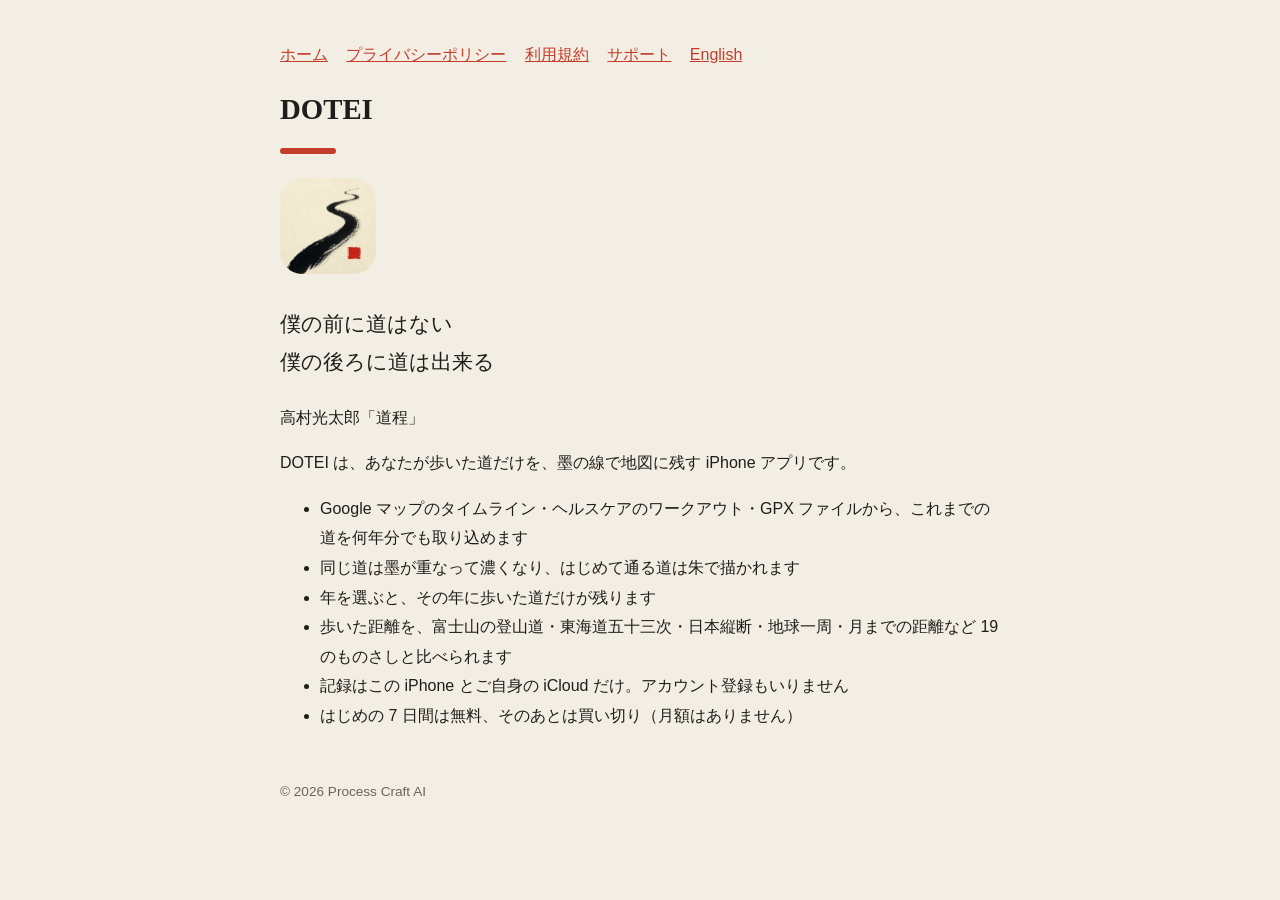
<file: index.html>
<!doctype html><html lang="ja"><head><meta charset="utf-8"><meta name="viewport" content="width=device-width,initial-scale=1">
<title>DOTEI｜歩いた道だけを描く散歩の地図アプリ</title><link rel="canonical" href="https://dotei.process-craft-ai.com/">
<meta name="description" content="DOTEI は、歩いた道だけを和紙の地図に墨の線で残す iPhone アプリ。Google マップのタイムライン・ヘルスケア・GPX から過去の道も取り込めます。はじめての道は朱。7 日間無料、そのあとは買い切り。">
<meta property="og:site_name" content="DOTEI">
<meta property="og:type" content="website"><meta property="og:locale" content="ja_JP">
<meta property="og:title" content="DOTEI｜歩いた道だけを描く散歩の地図アプリ"><meta property="og:description" content="DOTEI は、歩いた道だけを和紙の地図に墨の線で残す iPhone アプリ。Google マップのタイムライン・ヘルスケア・GPX から過去の道も取り込めます。はじめての道は朱。7 日間無料、そのあとは買い切り。">
<meta property="og:url" content="https://dotei.process-craft-ai.com/"><meta property="og:image" content="https://dotei.process-craft-ai.com/icon-512.png">
<meta name="twitter:card" content="summary">
<link rel="icon" href="/favicon.ico" sizes="48x48">
<link rel="icon" type="image/png" sizes="192x192" href="/icon-192.png">
<link rel="apple-touch-icon" href="/apple-touch-icon.png">
<script type="application/ld+json">{"@context": "https://schema.org", "@graph": [{"@type": "WebSite", "name": "DOTEI", "alternateName": ["ドウテイ", "道程", "DOTEI - 歩いた道だけの地図"], "url": "https://dotei.process-craft-ai.com/", "inLanguage": "ja", "publisher": {"@type": "Organization", "name": "Process Craft AI", "url": "https://process-craft-ai.com/"}}, {"@type": "SoftwareApplication", "name": "DOTEI", "alternateName": "DOTEI - 歩いた道だけの地図", "operatingSystem": "iOS", "applicationCategory": "TravelApplication", "offers": {"@type": "Offer", "price": "0", "priceCurrency": "JPY"}, "url": "https://dotei.process-craft-ai.com/", "downloadUrl": "https://apps.apple.com/jp/app/id6830070527", "sameAs": ["https://apps.apple.com/jp/app/id6830070527"], "image": "https://dotei.process-craft-ai.com/icon-512.png", "publisher": {"@type": "Organization", "name": "Process Craft AI", "url": "https://process-craft-ai.com/"}}]}</script>
<link rel="stylesheet" href="style.css"></head><body><main>
<nav><a href="index.html">ホーム</a> <a href="privacy.html">プライバシーポリシー</a> <a href="terms.html">利用規約</a> <a href="support.html">サポート</a> <a href="en/index.html">English</a></nav>
<h1>DOTEI</h1><div class="bar"></div><p><img class="icon" src="icon.png" alt=""></p>
<p class="poem">僕の前に道はない<br>僕の後ろに道は出来る</p><p>高村光太郎「道程」</p>
<p>DOTEI は、あなたが歩いた道だけを、墨の線で地図に残す iPhone アプリです。</p>
<ul><li>Google マップのタイムライン・ヘルスケアのワークアウト・GPX ファイルから、これまでの道を何年分でも取り込めます</li>
<li>同じ道は墨が重なって濃くなり、はじめて通る道は朱で描かれます</li>
<li>年を選ぶと、その年に歩いた道だけが残ります</li>
<li>歩いた距離を、富士山の登山道・東海道五十三次・日本縦断・地球一周・月までの距離など 19 のものさしと比べられます</li>
<li>記録はこの iPhone とご自身の iCloud だけ。アカウント登録もいりません</li>
<li>はじめの 7 日間は無料、そのあとは買い切り（月額はありません）</li></ul>
<footer>© 2026 Process Craft AI</footer></main></body></html>
</file>
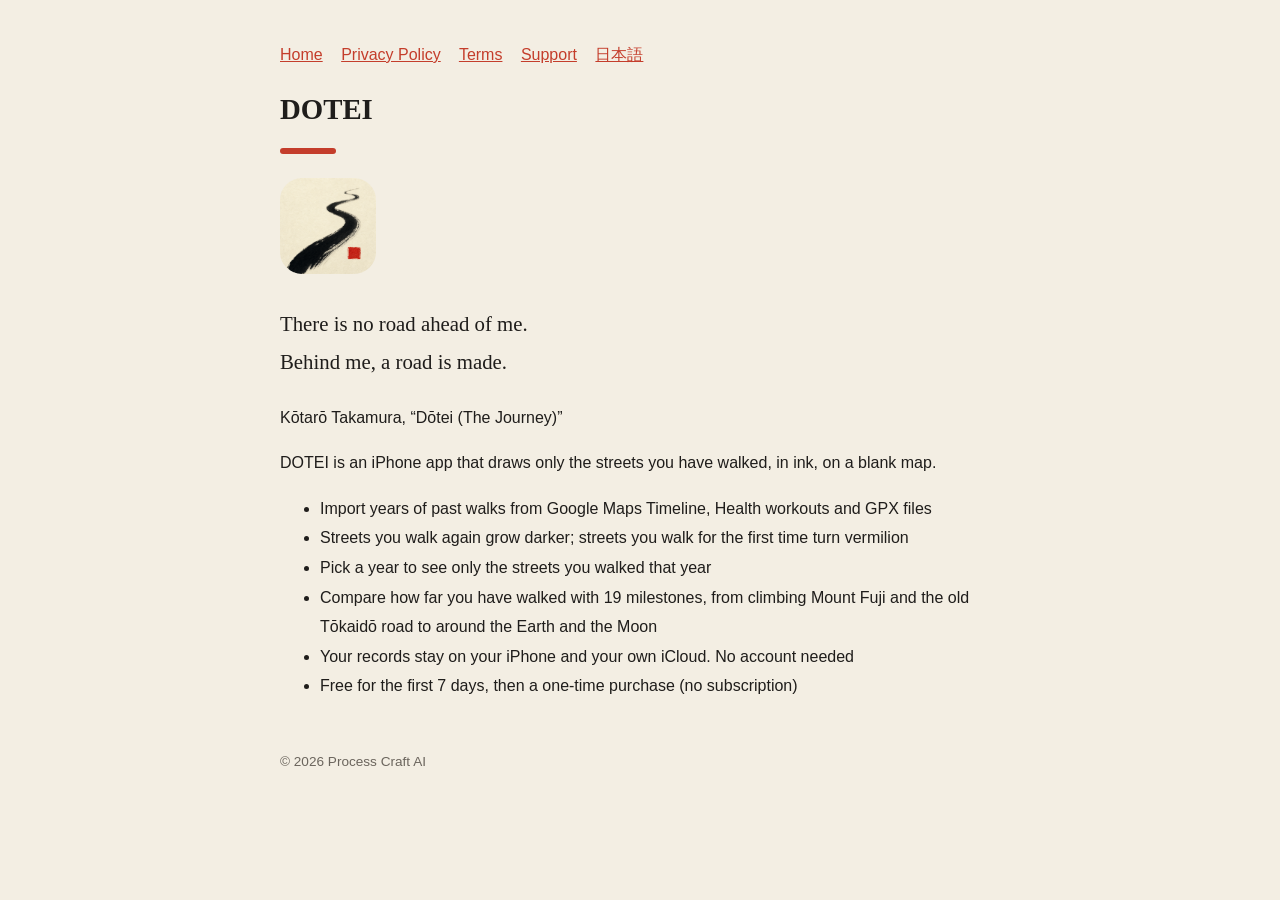
<file: en/index.html>
<!doctype html><html lang="en"><head><meta charset="utf-8"><meta name="viewport" content="width=device-width,initial-scale=1">
<title>DOTEI | A walking map that draws only the streets you have walked</title><link rel="canonical" href="https://dotei.process-craft-ai.com/en/">
<meta name="description" content="DOTEI is an iPhone app that draws only the streets you have walked, in ink, on a blank map. Import past walks from Google Maps Timeline, Health and GPX. Free for 7 days, then a one-time purchase.">
<meta property="og:site_name" content="DOTEI">
<meta property="og:type" content="website"><meta property="og:locale" content="en_US">
<meta property="og:title" content="DOTEI | A walking map that draws only the streets you have walked"><meta property="og:description" content="DOTEI is an iPhone app that draws only the streets you have walked, in ink, on a blank map. Import past walks from Google Maps Timeline, Health and GPX. Free for 7 days, then a one-time purchase.">
<meta property="og:url" content="https://dotei.process-craft-ai.com/en/"><meta property="og:image" content="https://dotei.process-craft-ai.com/icon-512.png">
<meta name="twitter:card" content="summary">
<link rel="icon" href="/favicon.ico" sizes="48x48">
<link rel="icon" type="image/png" sizes="192x192" href="/icon-192.png">
<link rel="apple-touch-icon" href="/apple-touch-icon.png">
<link rel="stylesheet" href="../style.css"></head><body><main>
<nav><a href="index.html">Home</a> <a href="privacy.html">Privacy Policy</a> <a href="terms.html">Terms</a> <a href="support.html">Support</a> <a href="../index.html">日本語</a></nav>
<h1>DOTEI</h1><div class="bar"></div><p><img class="icon" src="../icon.png" alt=""></p>
<p class="poem">There is no road ahead of me.<br>Behind me, a road is made.</p><p>Kōtarō Takamura, “Dōtei (The Journey)”</p>
<p>DOTEI is an iPhone app that draws only the streets you have walked, in ink, on a blank map.</p>
<ul><li>Import years of past walks from Google Maps Timeline, Health workouts and GPX files</li>
<li>Streets you walk again grow darker; streets you walk for the first time turn vermilion</li>
<li>Pick a year to see only the streets you walked that year</li>
<li>Compare how far you have walked with 19 milestones, from climbing Mount Fuji and the old Tōkaidō road to around the Earth and the Moon</li>
<li>Your records stay on your iPhone and your own iCloud. No account needed</li>
<li>Free for the first 7 days, then a one-time purchase (no subscription)</li></ul>
<footer>© 2026 Process Craft AI</footer></main></body></html>
</file>
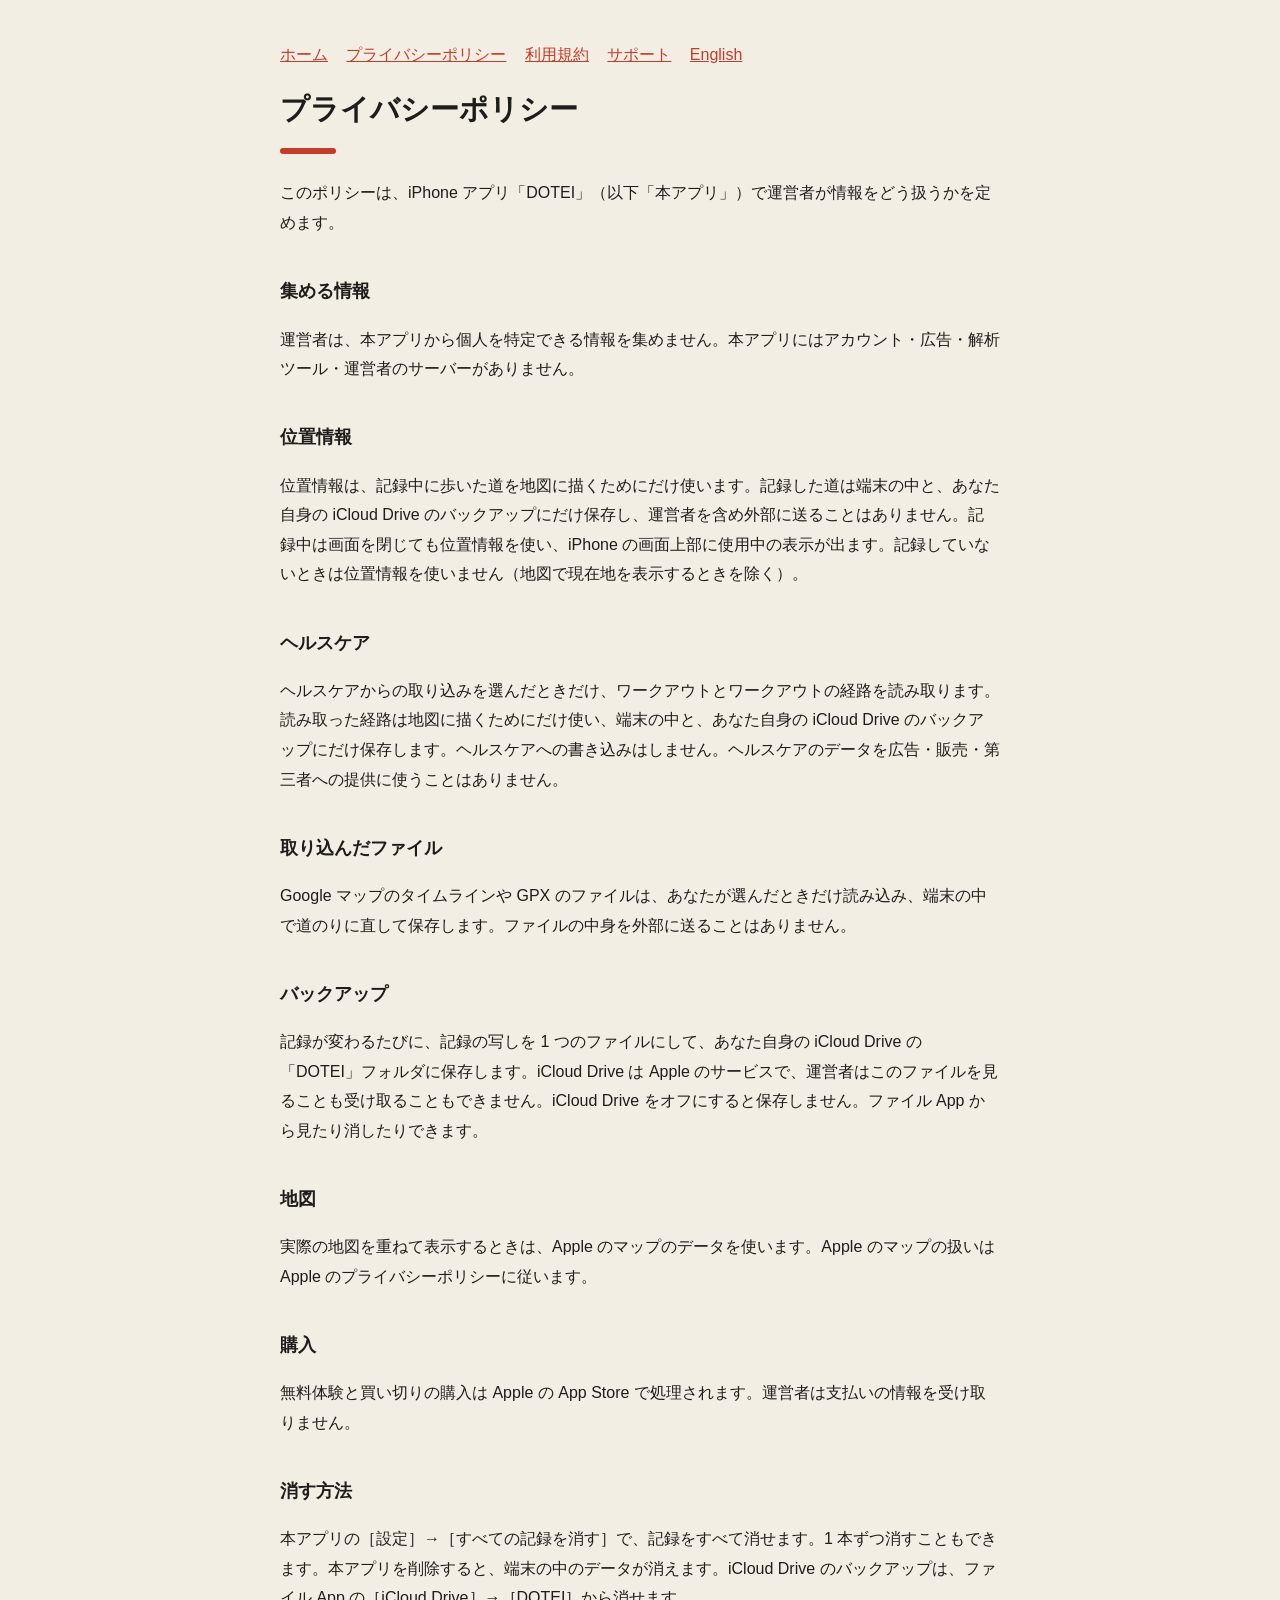
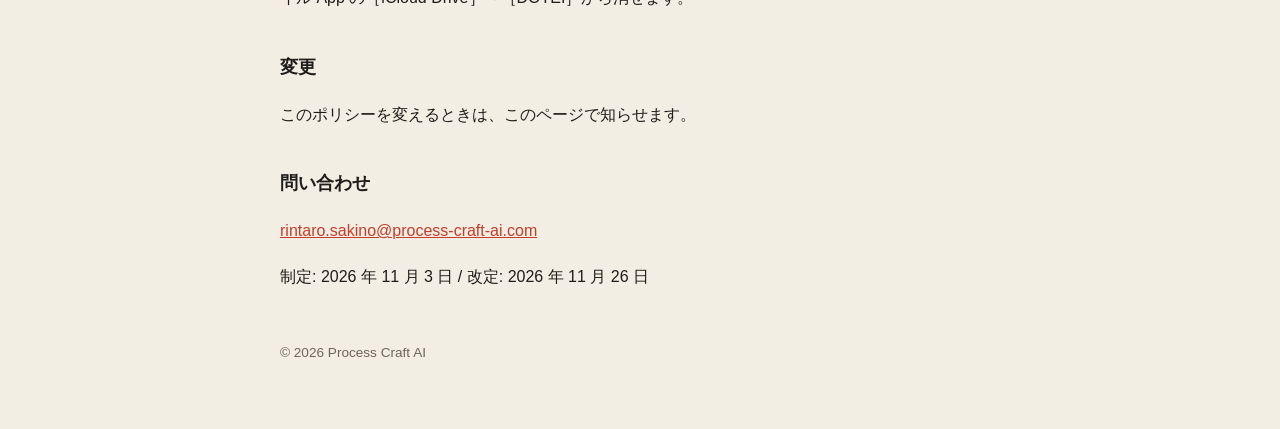
<file: privacy.html>
<!doctype html><html lang="ja"><head><meta charset="utf-8"><meta name="viewport" content="width=device-width,initial-scale=1">
<title>プライバシーポリシー | DOTEI</title><link rel="canonical" href="https://dotei.process-craft-ai.com/privacy.html">
<meta name="description" content="DOTEI のプライバシーポリシー。位置情報・ヘルスケア・取り込んだファイルは、端末の中とご自身の iCloud Drive のバックアップだけで扱います。">
<meta property="og:site_name" content="DOTEI">
<meta property="og:type" content="website"><meta property="og:locale" content="ja_JP">
<meta property="og:title" content="プライバシーポリシー | DOTEI"><meta property="og:description" content="DOTEI のプライバシーポリシー。位置情報・ヘルスケア・取り込んだファイルは、端末の中とご自身の iCloud Drive のバックアップだけで扱います。">
<meta property="og:url" content="https://dotei.process-craft-ai.com/privacy.html"><meta property="og:image" content="https://dotei.process-craft-ai.com/icon-512.png">
<meta name="twitter:card" content="summary">
<link rel="icon" href="/favicon.ico" sizes="48x48">
<link rel="icon" type="image/png" sizes="192x192" href="/icon-192.png">
<link rel="apple-touch-icon" href="/apple-touch-icon.png">
<link rel="stylesheet" href="style.css"></head><body><main>
<nav><a href="index.html">ホーム</a> <a href="privacy.html">プライバシーポリシー</a> <a href="terms.html">利用規約</a> <a href="support.html">サポート</a> <a href="en/privacy.html">English</a></nav>
<h1>プライバシーポリシー</h1><div class="bar"></div><p>このポリシーは、iPhone アプリ「DOTEI」（以下「本アプリ」）で運営者が情報をどう扱うかを定めます。</p>
<h2>集める情報</h2><p>運営者は、本アプリから個人を特定できる情報を集めません。本アプリにはアカウント・広告・解析ツール・運営者のサーバーがありません。</p>
<h2>位置情報</h2><p>位置情報は、記録中に歩いた道を地図に描くためにだけ使います。記録した道は端末の中と、あなた自身の iCloud Drive のバックアップにだけ保存し、運営者を含め外部に送ることはありません。記録中は画面を閉じても位置情報を使い、iPhone の画面上部に使用中の表示が出ます。記録していないときは位置情報を使いません（地図で現在地を表示するときを除く）。</p>
<h2>ヘルスケア</h2><p>ヘルスケアからの取り込みを選んだときだけ、ワークアウトとワークアウトの経路を読み取ります。読み取った経路は地図に描くためにだけ使い、端末の中と、あなた自身の iCloud Drive のバックアップにだけ保存します。ヘルスケアへの書き込みはしません。ヘルスケアのデータを広告・販売・第三者への提供に使うことはありません。</p>
<h2>取り込んだファイル</h2><p>Google マップのタイムラインや GPX のファイルは、あなたが選んだときだけ読み込み、端末の中で道のりに直して保存します。ファイルの中身を外部に送ることはありません。</p>
<h2>バックアップ</h2><p>記録が変わるたびに、記録の写しを 1 つのファイルにして、あなた自身の iCloud Drive の「DOTEI」フォルダに保存します。iCloud Drive は Apple のサービスで、運営者はこのファイルを見ることも受け取ることもできません。iCloud Drive をオフにすると保存しません。ファイル App から見たり消したりできます。</p>
<h2>地図</h2><p>実際の地図を重ねて表示するときは、Apple のマップのデータを使います。Apple のマップの扱いは Apple のプライバシーポリシーに従います。</p>
<h2>購入</h2><p>無料体験と買い切りの購入は Apple の App Store で処理されます。運営者は支払いの情報を受け取りません。</p>
<h2>消す方法</h2><p>本アプリの［設定］→［すべての記録を消す］で、記録をすべて消せます。1 本ずつ消すこともできます。本アプリを削除すると、端末の中のデータが消えます。iCloud Drive のバックアップは、ファイル App の［iCloud Drive］→［DOTEI］から消せます。</p>
<h2>変更</h2><p>このポリシーを変えるときは、このページで知らせます。</p>
<h2>問い合わせ</h2><p><a href="mailto:rintaro.sakino@process-craft-ai.com">rintaro.sakino@process-craft-ai.com</a></p><p>制定: 2026 年 11 月 3 日 / 改定: 2026 年 11 月 26 日</p>
<footer>© 2026 Process Craft AI</footer></main></body></html>
</file>
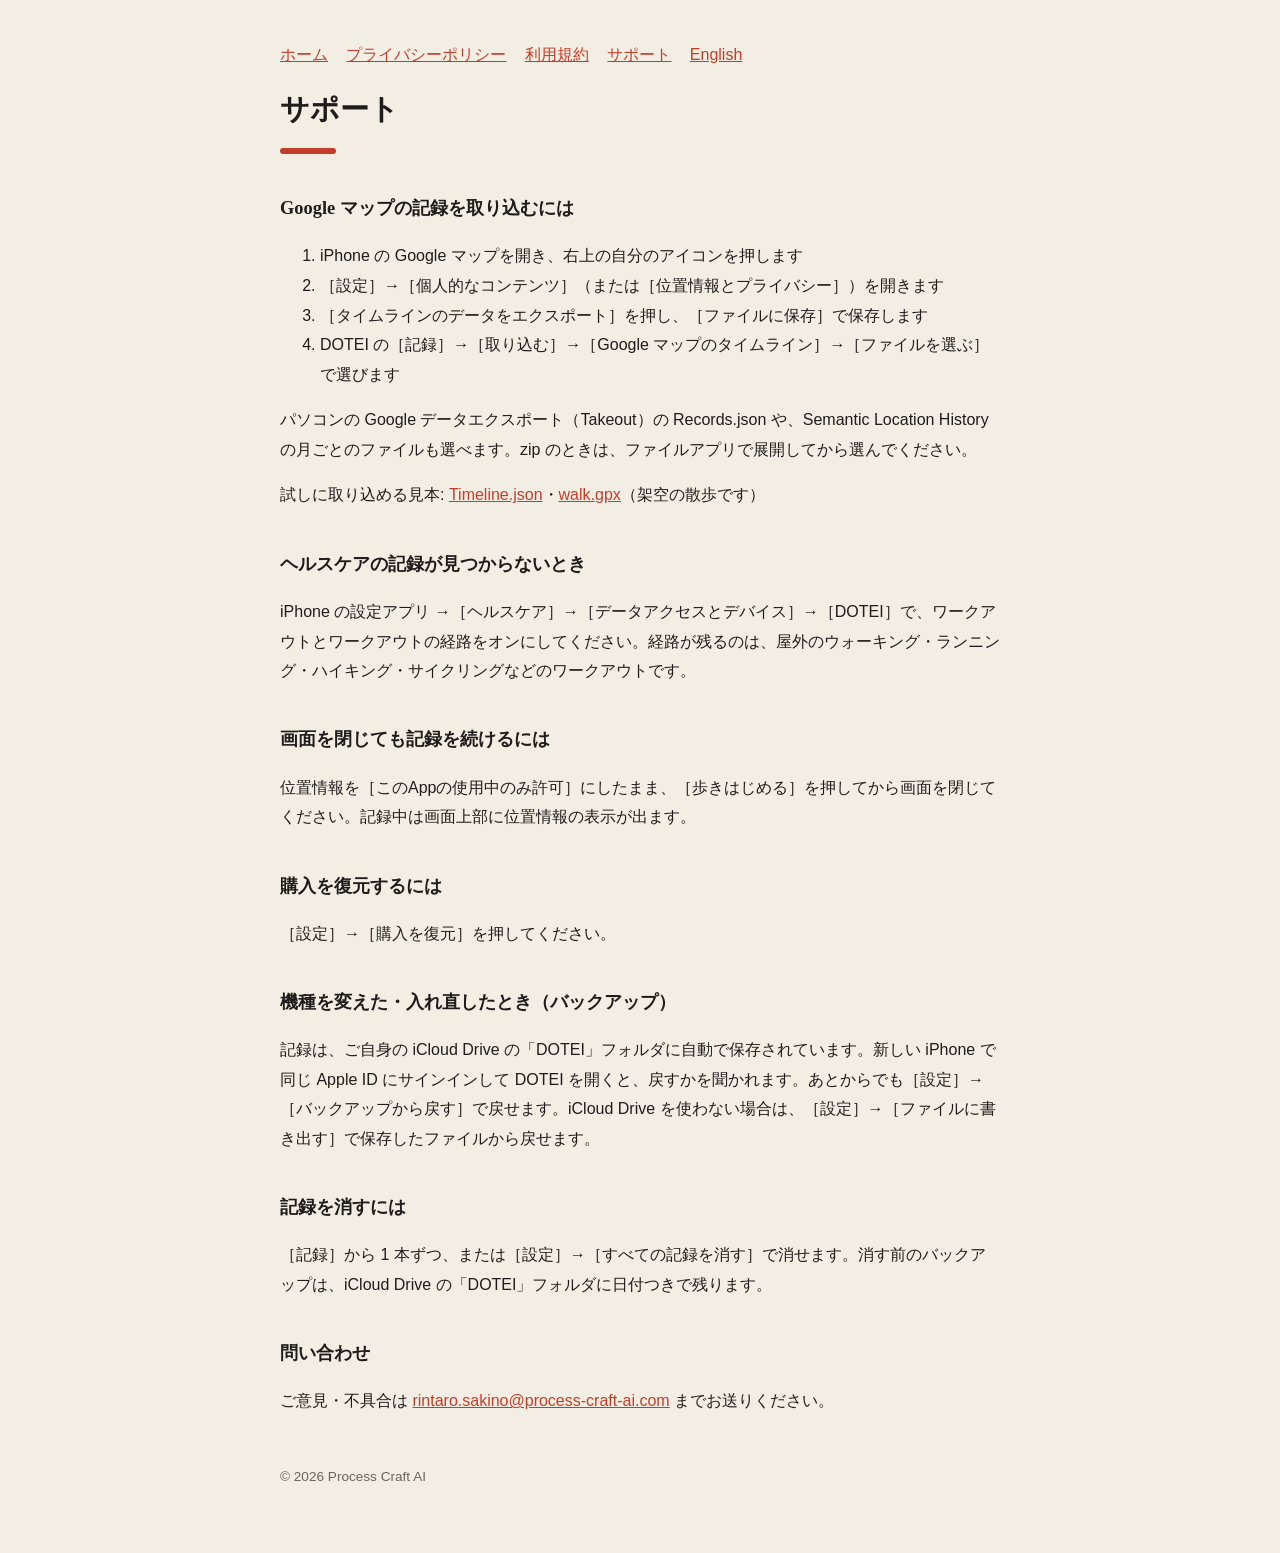
<file: support.html>
<!doctype html><html lang="ja"><head><meta charset="utf-8"><meta name="viewport" content="width=device-width,initial-scale=1">
<title>サポート | DOTEI</title><link rel="canonical" href="https://dotei.process-craft-ai.com/support.html">
<meta name="description" content="DOTEI のサポート。Google マップのタイムラインやヘルスケアの記録の取り込み方、購入の復元、記録の消し方。">
<meta property="og:site_name" content="DOTEI">
<meta property="og:type" content="website"><meta property="og:locale" content="ja_JP">
<meta property="og:title" content="サポート | DOTEI"><meta property="og:description" content="DOTEI のサポート。Google マップのタイムラインやヘルスケアの記録の取り込み方、購入の復元、記録の消し方。">
<meta property="og:url" content="https://dotei.process-craft-ai.com/support.html"><meta property="og:image" content="https://dotei.process-craft-ai.com/icon-512.png">
<meta name="twitter:card" content="summary">
<link rel="icon" href="/favicon.ico" sizes="48x48">
<link rel="icon" type="image/png" sizes="192x192" href="/icon-192.png">
<link rel="apple-touch-icon" href="/apple-touch-icon.png">
<link rel="stylesheet" href="style.css"></head><body><main>
<nav><a href="index.html">ホーム</a> <a href="privacy.html">プライバシーポリシー</a> <a href="terms.html">利用規約</a> <a href="support.html">サポート</a> <a href="en/support.html">English</a></nav>
<h1>サポート</h1><div class="bar"></div><h2>Google マップの記録を取り込むには</h2><ol><li>iPhone の Google マップを開き、右上の自分のアイコンを押します</li><li>［設定］→［個人的なコンテンツ］（または［位置情報とプライバシー］）を開きます</li><li>［タイムラインのデータをエクスポート］を押し、［ファイルに保存］で保存します</li><li>DOTEI の［記録］→［取り込む］→［Google マップのタイムライン］→［ファイルを選ぶ］で選びます</li></ol>
<p>パソコンの Google データエクスポート（Takeout）の Records.json や、Semantic Location History の月ごとのファイルも選べます。zip のときは、ファイルアプリで展開してから選んでください。</p>
<p>試しに取り込める見本: <a href="sample/Timeline.json">Timeline.json</a>・<a href="sample/walk.gpx">walk.gpx</a>（架空の散歩です）</p>
<h2>ヘルスケアの記録が見つからないとき</h2><p>iPhone の設定アプリ →［ヘルスケア］→［データアクセスとデバイス］→［DOTEI］で、ワークアウトとワークアウトの経路をオンにしてください。経路が残るのは、屋外のウォーキング・ランニング・ハイキング・サイクリングなどのワークアウトです。</p>
<h2>画面を閉じても記録を続けるには</h2><p>位置情報を［このAppの使用中のみ許可］にしたまま、［歩きはじめる］を押してから画面を閉じてください。記録中は画面上部に位置情報の表示が出ます。</p>
<h2>購入を復元するには</h2><p>［設定］→［購入を復元］を押してください。</p>
<h2>機種を変えた・入れ直したとき（バックアップ）</h2><p>記録は、ご自身の iCloud Drive の「DOTEI」フォルダに自動で保存されています。新しい iPhone で同じ Apple ID にサインインして DOTEI を開くと、戻すかを聞かれます。あとからでも［設定］→［バックアップから戻す］で戻せます。iCloud Drive を使わない場合は、［設定］→［ファイルに書き出す］で保存したファイルから戻せます。</p>
<h2>記録を消すには</h2><p>［記録］から 1 本ずつ、または［設定］→［すべての記録を消す］で消せます。消す前のバックアップは、iCloud Drive の「DOTEI」フォルダに日付つきで残ります。</p>
<h2>問い合わせ</h2><p>ご意見・不具合は <a href="mailto:rintaro.sakino@process-craft-ai.com">rintaro.sakino@process-craft-ai.com</a> までお送りください。</p>
<footer>© 2026 Process Craft AI</footer></main></body></html>
</file>
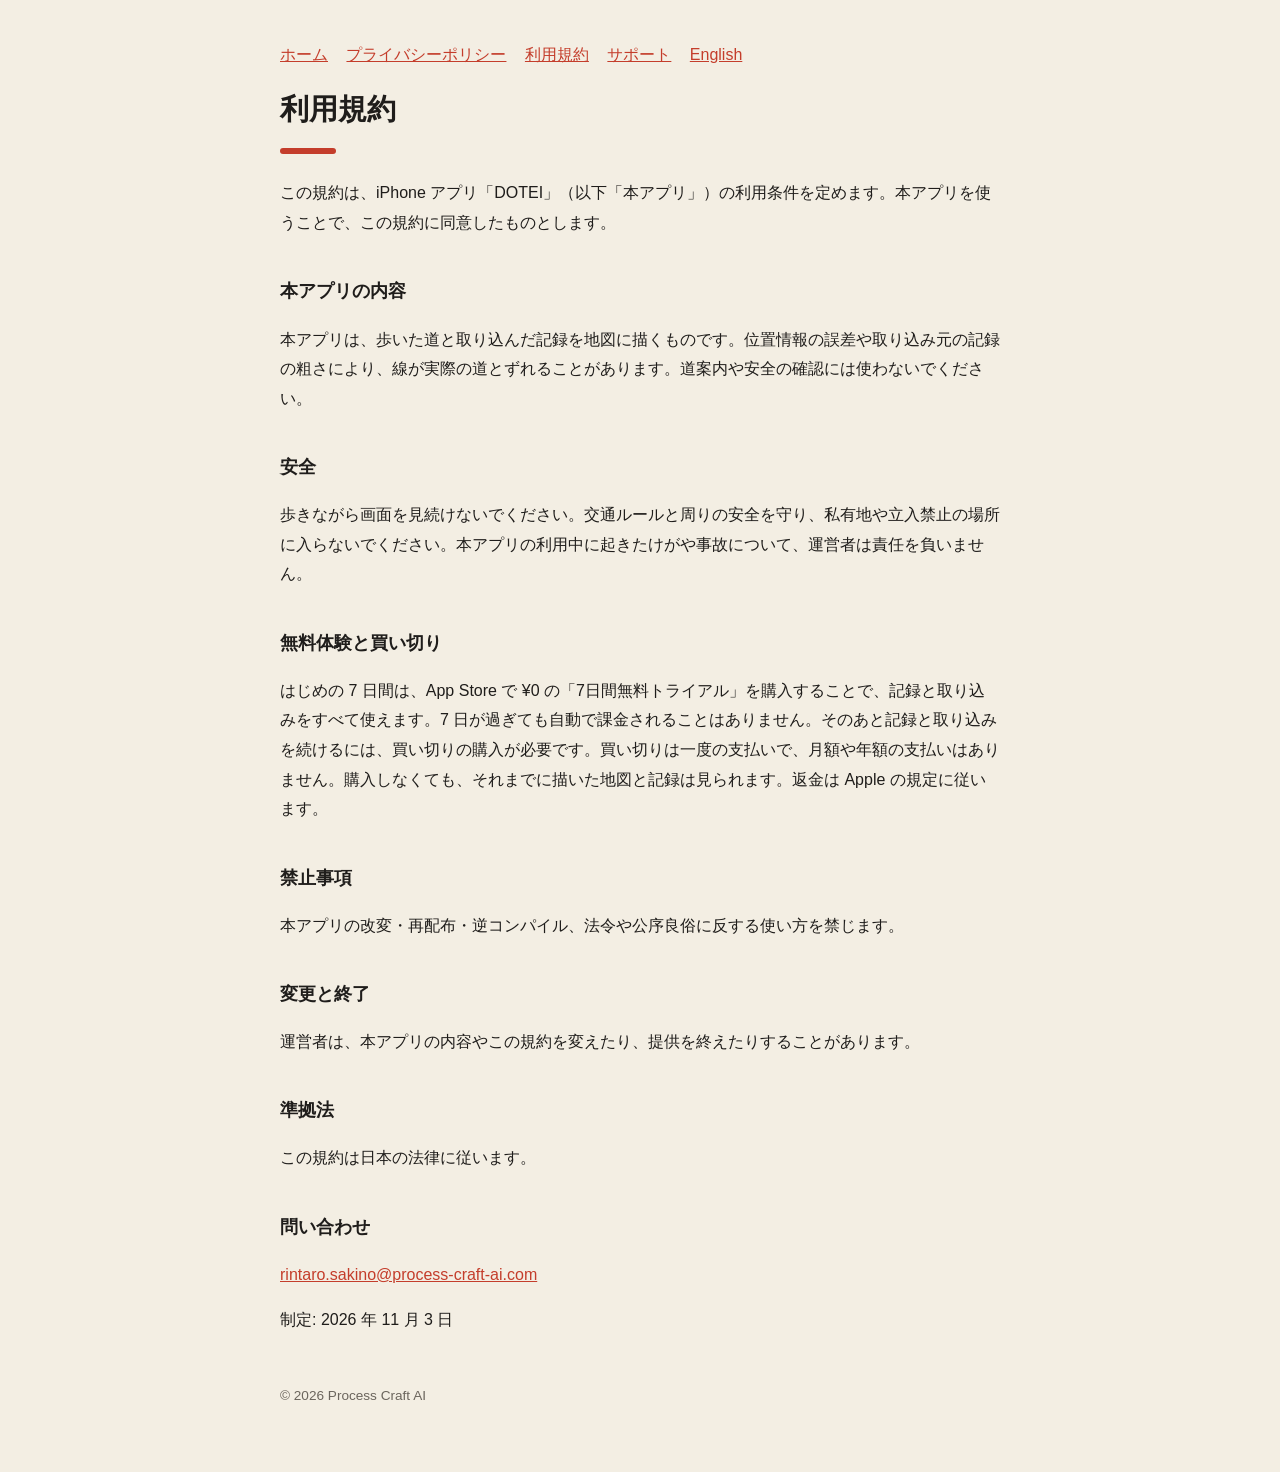
<file: terms.html>
<!doctype html><html lang="ja"><head><meta charset="utf-8"><meta name="viewport" content="width=device-width,initial-scale=1">
<title>利用規約 | DOTEI</title><link rel="canonical" href="https://dotei.process-craft-ai.com/terms.html">
<meta name="description" content="DOTEI の利用規約。7 日間の無料体験と買い切りの購入、安全に使うための注意について。">
<meta property="og:site_name" content="DOTEI">
<meta property="og:type" content="website"><meta property="og:locale" content="ja_JP">
<meta property="og:title" content="利用規約 | DOTEI"><meta property="og:description" content="DOTEI の利用規約。7 日間の無料体験と買い切りの購入、安全に使うための注意について。">
<meta property="og:url" content="https://dotei.process-craft-ai.com/terms.html"><meta property="og:image" content="https://dotei.process-craft-ai.com/icon-512.png">
<meta name="twitter:card" content="summary">
<link rel="icon" href="/favicon.ico" sizes="48x48">
<link rel="icon" type="image/png" sizes="192x192" href="/icon-192.png">
<link rel="apple-touch-icon" href="/apple-touch-icon.png">
<link rel="stylesheet" href="style.css"></head><body><main>
<nav><a href="index.html">ホーム</a> <a href="privacy.html">プライバシーポリシー</a> <a href="terms.html">利用規約</a> <a href="support.html">サポート</a> <a href="en/terms.html">English</a></nav>
<h1>利用規約</h1><div class="bar"></div><p>この規約は、iPhone アプリ「DOTEI」（以下「本アプリ」）の利用条件を定めます。本アプリを使うことで、この規約に同意したものとします。</p>
<h2>本アプリの内容</h2><p>本アプリは、歩いた道と取り込んだ記録を地図に描くものです。位置情報の誤差や取り込み元の記録の粗さにより、線が実際の道とずれることがあります。道案内や安全の確認には使わないでください。</p>
<h2>安全</h2><p>歩きながら画面を見続けないでください。交通ルールと周りの安全を守り、私有地や立入禁止の場所に入らないでください。本アプリの利用中に起きたけがや事故について、運営者は責任を負いません。</p>
<h2>無料体験と買い切り</h2><p>はじめの 7 日間は、App Store で ¥0 の「7日間無料トライアル」を購入することで、記録と取り込みをすべて使えます。7 日が過ぎても自動で課金されることはありません。そのあと記録と取り込みを続けるには、買い切りの購入が必要です。買い切りは一度の支払いで、月額や年額の支払いはありません。購入しなくても、それまでに描いた地図と記録は見られます。返金は Apple の規定に従います。</p>
<h2>禁止事項</h2><p>本アプリの改変・再配布・逆コンパイル、法令や公序良俗に反する使い方を禁じます。</p>
<h2>変更と終了</h2><p>運営者は、本アプリの内容やこの規約を変えたり、提供を終えたりすることがあります。</p>
<h2>準拠法</h2><p>この規約は日本の法律に従います。</p>
<h2>問い合わせ</h2><p><a href="mailto:rintaro.sakino@process-craft-ai.com">rintaro.sakino@process-craft-ai.com</a></p><p>制定: 2026 年 11 月 3 日</p>
<footer>© 2026 Process Craft AI</footer></main></body></html>
</file>
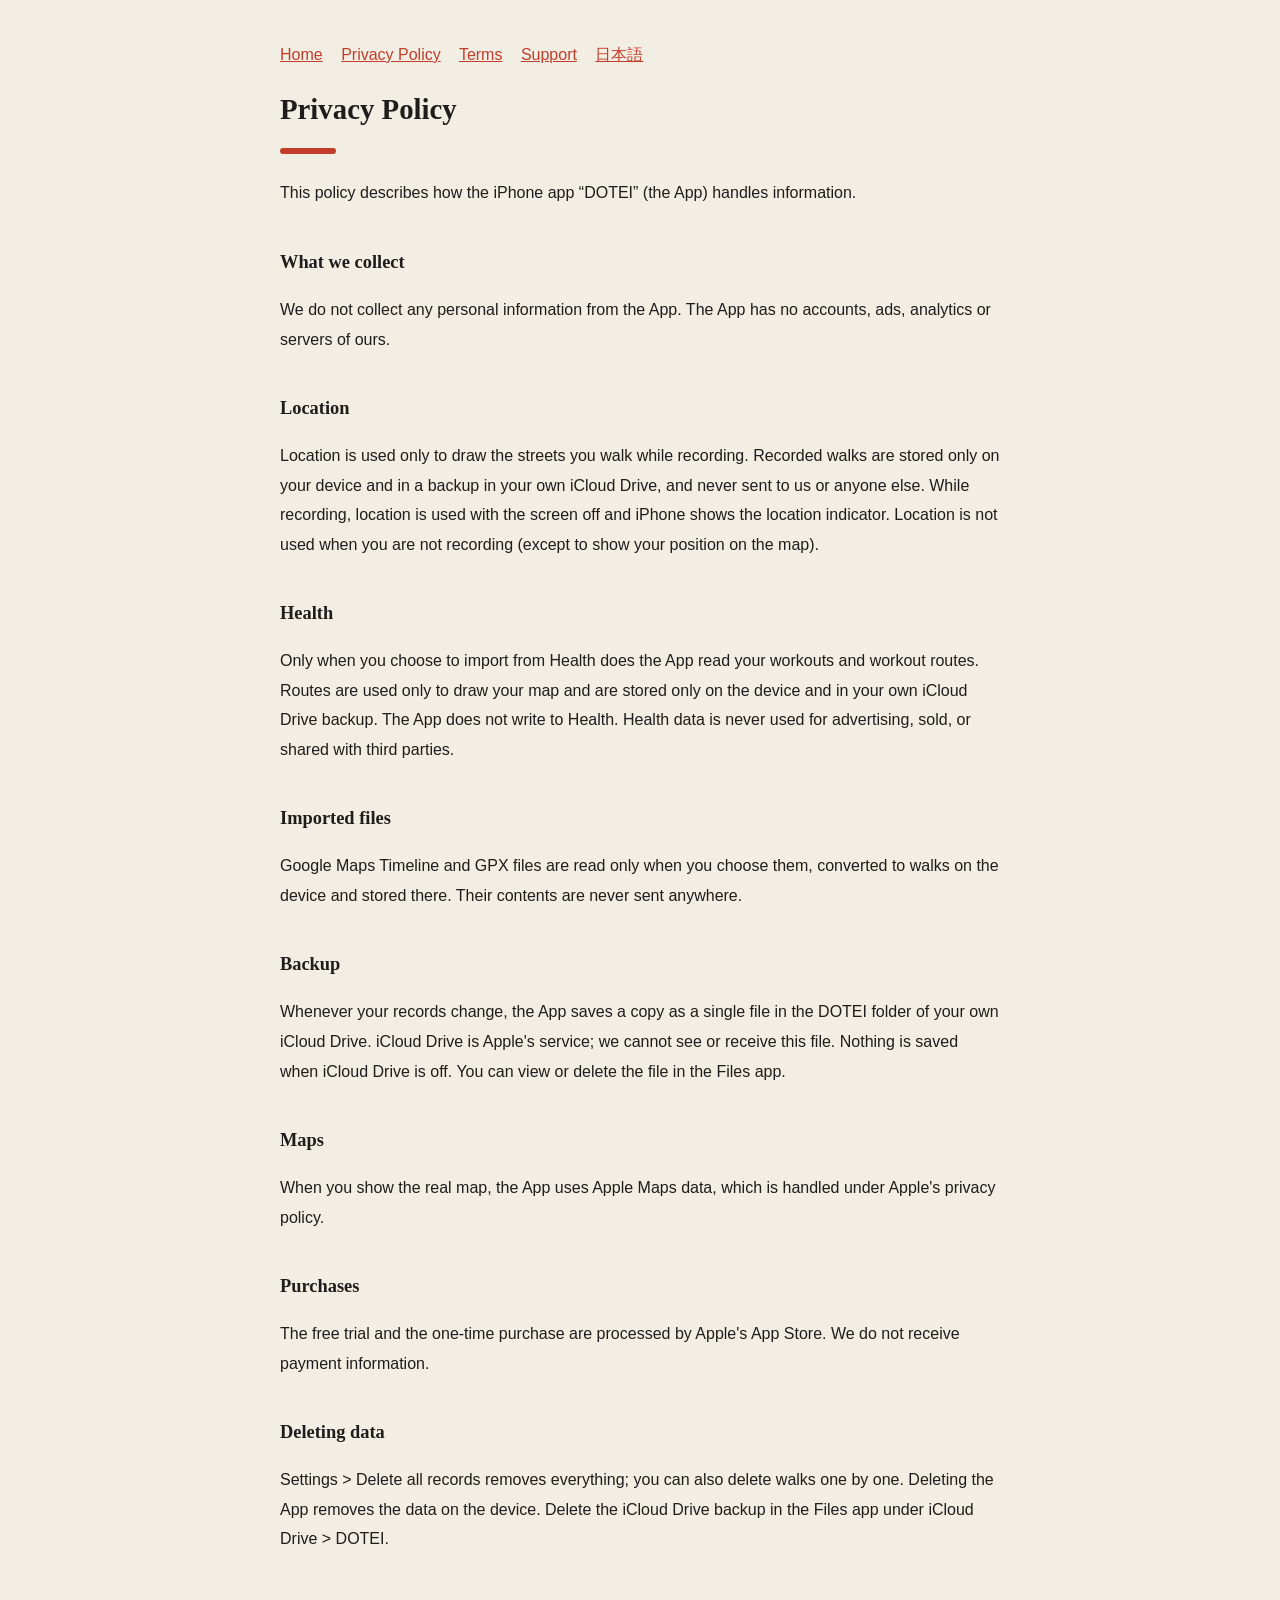
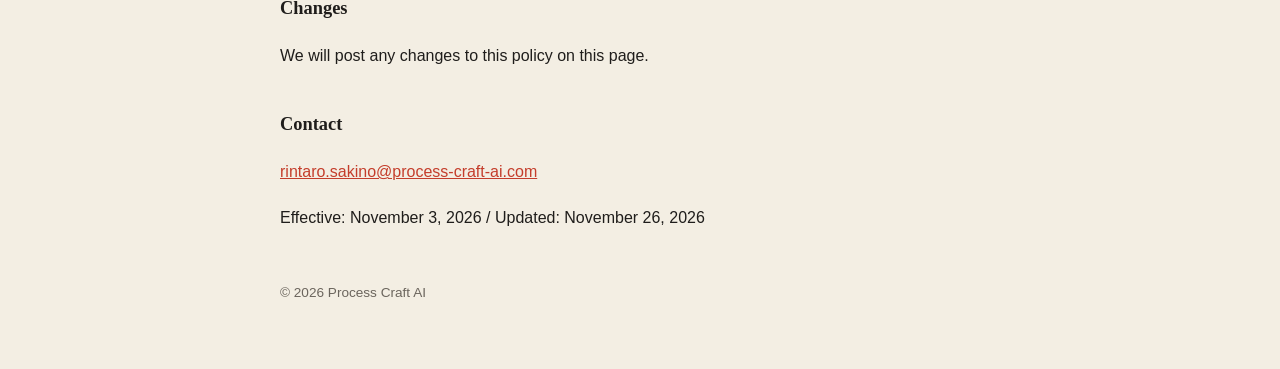
<file: en/privacy.html>
<!doctype html><html lang="en"><head><meta charset="utf-8"><meta name="viewport" content="width=device-width,initial-scale=1">
<title>Privacy Policy | DOTEI</title><link rel="canonical" href="https://dotei.process-craft-ai.com/en/privacy.html">
<meta name="description" content="DOTEI privacy policy. Location, Health data and imported files stay on your iPhone and in your own iCloud Drive backup.">
<meta property="og:site_name" content="DOTEI">
<meta property="og:type" content="website"><meta property="og:locale" content="en_US">
<meta property="og:title" content="Privacy Policy | DOTEI"><meta property="og:description" content="DOTEI privacy policy. Location, Health data and imported files stay on your iPhone and in your own iCloud Drive backup.">
<meta property="og:url" content="https://dotei.process-craft-ai.com/en/privacy.html"><meta property="og:image" content="https://dotei.process-craft-ai.com/icon-512.png">
<meta name="twitter:card" content="summary">
<link rel="icon" href="/favicon.ico" sizes="48x48">
<link rel="icon" type="image/png" sizes="192x192" href="/icon-192.png">
<link rel="apple-touch-icon" href="/apple-touch-icon.png">
<link rel="stylesheet" href="../style.css"></head><body><main>
<nav><a href="index.html">Home</a> <a href="privacy.html">Privacy Policy</a> <a href="terms.html">Terms</a> <a href="support.html">Support</a> <a href="../privacy.html">日本語</a></nav>
<h1>Privacy Policy</h1><div class="bar"></div><p>This policy describes how the iPhone app “DOTEI” (the App) handles information.</p>
<h2>What we collect</h2><p>We do not collect any personal information from the App. The App has no accounts, ads, analytics or servers of ours.</p>
<h2>Location</h2><p>Location is used only to draw the streets you walk while recording. Recorded walks are stored only on your device and in a backup in your own iCloud Drive, and never sent to us or anyone else. While recording, location is used with the screen off and iPhone shows the location indicator. Location is not used when you are not recording (except to show your position on the map).</p>
<h2>Health</h2><p>Only when you choose to import from Health does the App read your workouts and workout routes. Routes are used only to draw your map and are stored only on the device and in your own iCloud Drive backup. The App does not write to Health. Health data is never used for advertising, sold, or shared with third parties.</p>
<h2>Imported files</h2><p>Google Maps Timeline and GPX files are read only when you choose them, converted to walks on the device and stored there. Their contents are never sent anywhere.</p>
<h2>Backup</h2><p>Whenever your records change, the App saves a copy as a single file in the DOTEI folder of your own iCloud Drive. iCloud Drive is Apple's service; we cannot see or receive this file. Nothing is saved when iCloud Drive is off. You can view or delete the file in the Files app.</p>
<h2>Maps</h2><p>When you show the real map, the App uses Apple Maps data, which is handled under Apple's privacy policy.</p>
<h2>Purchases</h2><p>The free trial and the one-time purchase are processed by Apple's App Store. We do not receive payment information.</p>
<h2>Deleting data</h2><p>Settings &gt; Delete all records removes everything; you can also delete walks one by one. Deleting the App removes the data on the device. Delete the iCloud Drive backup in the Files app under iCloud Drive &gt; DOTEI.</p>
<h2>Changes</h2><p>We will post any changes to this policy on this page.</p>
<h2>Contact</h2><p><a href="mailto:rintaro.sakino@process-craft-ai.com">rintaro.sakino@process-craft-ai.com</a></p><p>Effective: November 3, 2026 / Updated: November 26, 2026</p>
<footer>© 2026 Process Craft AI</footer></main></body></html>
</file>
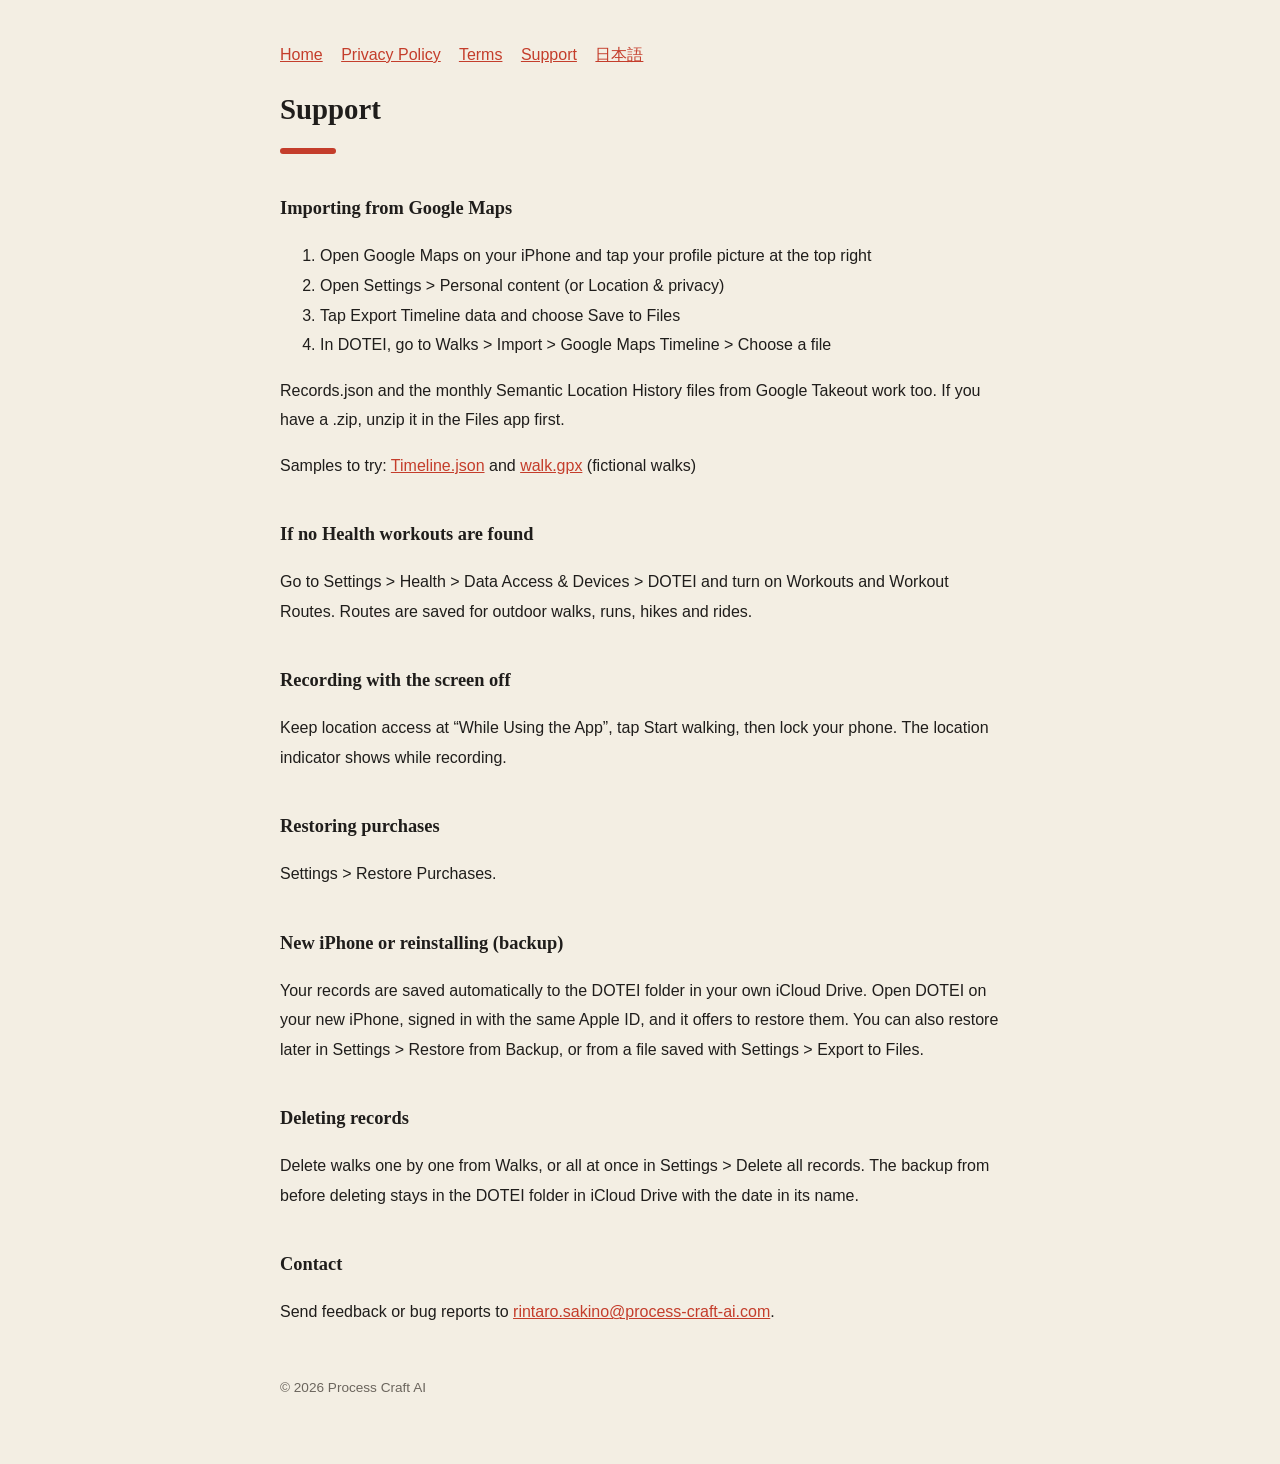
<file: en/support.html>
<!doctype html><html lang="en"><head><meta charset="utf-8"><meta name="viewport" content="width=device-width,initial-scale=1">
<title>Support | DOTEI</title><link rel="canonical" href="https://dotei.process-craft-ai.com/en/support.html">
<meta name="description" content="DOTEI support: importing Google Maps Timeline and Health workouts, restoring purchases and deleting records.">
<meta property="og:site_name" content="DOTEI">
<meta property="og:type" content="website"><meta property="og:locale" content="en_US">
<meta property="og:title" content="Support | DOTEI"><meta property="og:description" content="DOTEI support: importing Google Maps Timeline and Health workouts, restoring purchases and deleting records.">
<meta property="og:url" content="https://dotei.process-craft-ai.com/en/support.html"><meta property="og:image" content="https://dotei.process-craft-ai.com/icon-512.png">
<meta name="twitter:card" content="summary">
<link rel="icon" href="/favicon.ico" sizes="48x48">
<link rel="icon" type="image/png" sizes="192x192" href="/icon-192.png">
<link rel="apple-touch-icon" href="/apple-touch-icon.png">
<link rel="stylesheet" href="../style.css"></head><body><main>
<nav><a href="index.html">Home</a> <a href="privacy.html">Privacy Policy</a> <a href="terms.html">Terms</a> <a href="support.html">Support</a> <a href="../support.html">日本語</a></nav>
<h1>Support</h1><div class="bar"></div><h2>Importing from Google Maps</h2><ol><li>Open Google Maps on your iPhone and tap your profile picture at the top right</li><li>Open Settings &gt; Personal content (or Location &amp; privacy)</li><li>Tap Export Timeline data and choose Save to Files</li><li>In DOTEI, go to Walks &gt; Import &gt; Google Maps Timeline &gt; Choose a file</li></ol>
<p>Records.json and the monthly Semantic Location History files from Google Takeout work too. If you have a .zip, unzip it in the Files app first.</p>
<p>Samples to try: <a href="../sample/Timeline.json">Timeline.json</a> and <a href="../sample/walk.gpx">walk.gpx</a> (fictional walks)</p>
<h2>If no Health workouts are found</h2><p>Go to Settings &gt; Health &gt; Data Access &amp; Devices &gt; DOTEI and turn on Workouts and Workout Routes. Routes are saved for outdoor walks, runs, hikes and rides.</p>
<h2>Recording with the screen off</h2><p>Keep location access at “While Using the App”, tap Start walking, then lock your phone. The location indicator shows while recording.</p>
<h2>Restoring purchases</h2><p>Settings &gt; Restore Purchases.</p>
<h2>New iPhone or reinstalling (backup)</h2><p>Your records are saved automatically to the DOTEI folder in your own iCloud Drive. Open DOTEI on your new iPhone, signed in with the same Apple ID, and it offers to restore them. You can also restore later in Settings &gt; Restore from Backup, or from a file saved with Settings &gt; Export to Files.</p>
<h2>Deleting records</h2><p>Delete walks one by one from Walks, or all at once in Settings &gt; Delete all records. The backup from before deleting stays in the DOTEI folder in iCloud Drive with the date in its name.</p>
<h2>Contact</h2><p>Send feedback or bug reports to <a href="mailto:rintaro.sakino@process-craft-ai.com">rintaro.sakino@process-craft-ai.com</a>.</p>
<footer>© 2026 Process Craft AI</footer></main></body></html>
</file>
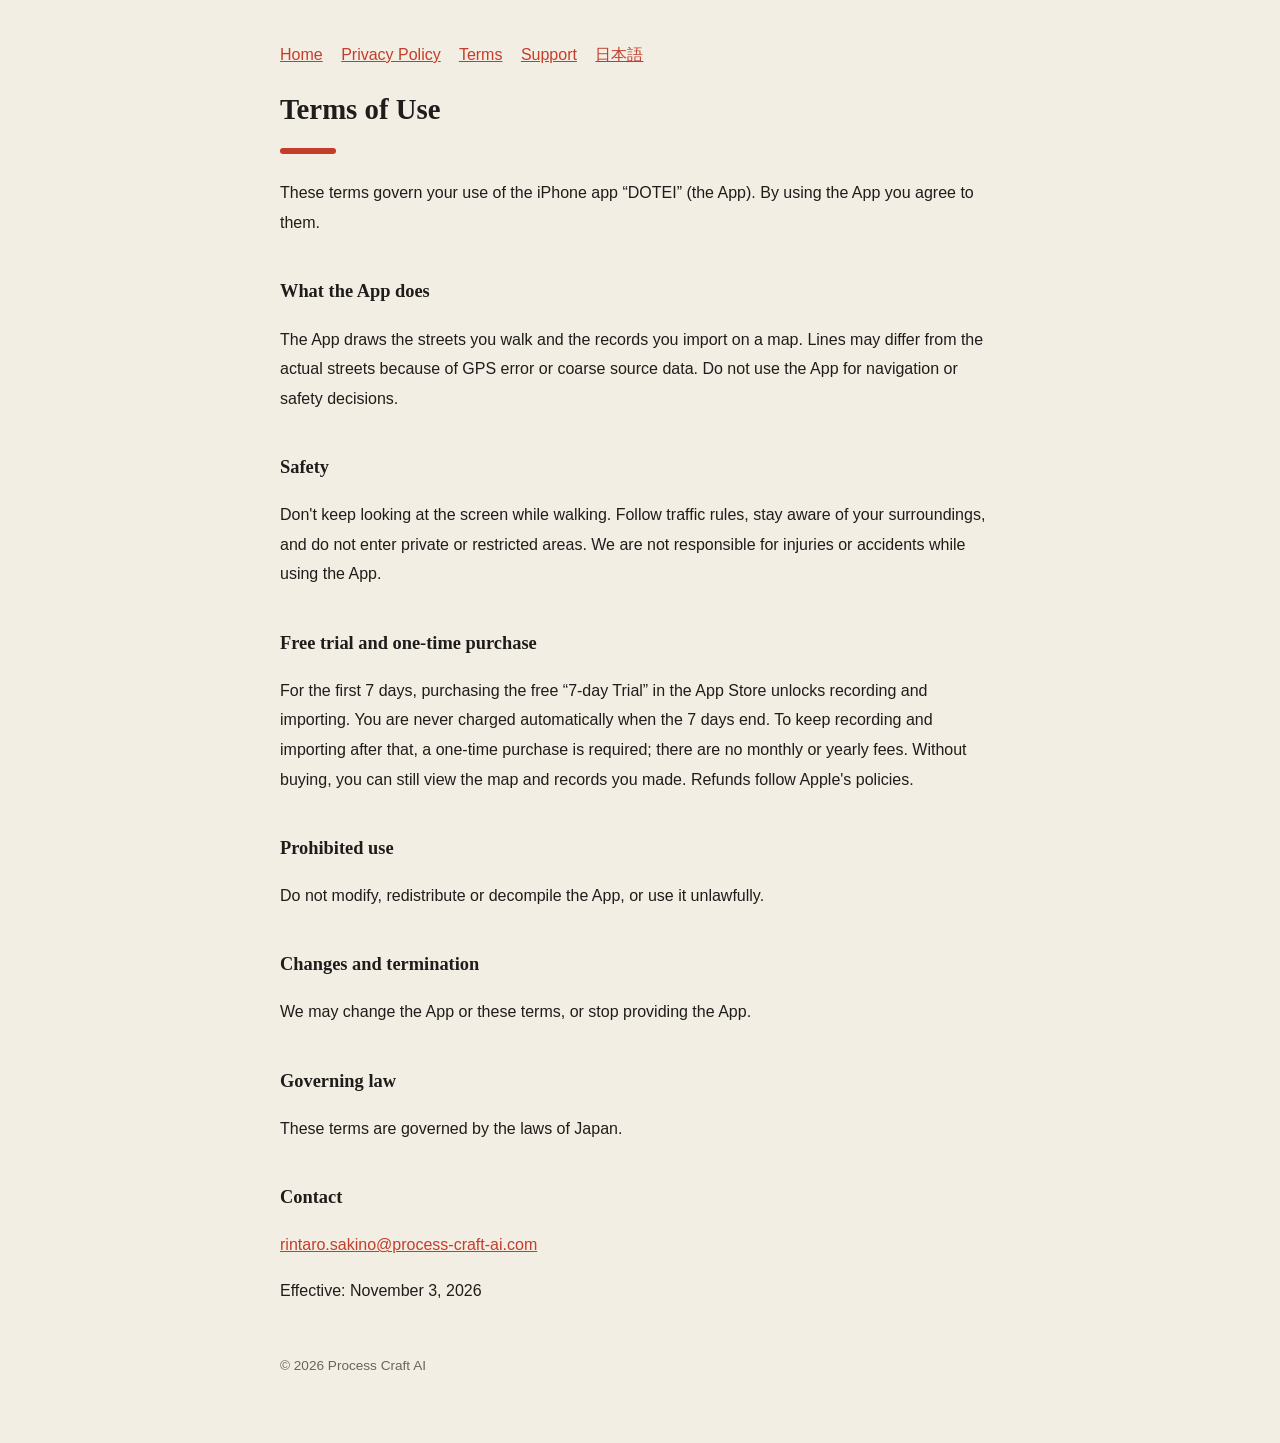
<file: en/terms.html>
<!doctype html><html lang="en"><head><meta charset="utf-8"><meta name="viewport" content="width=device-width,initial-scale=1">
<title>Terms of Use | DOTEI</title><link rel="canonical" href="https://dotei.process-craft-ai.com/en/terms.html">
<meta name="description" content="DOTEI terms of use, including the 7-day free trial, the one-time purchase and safety.">
<meta property="og:site_name" content="DOTEI">
<meta property="og:type" content="website"><meta property="og:locale" content="en_US">
<meta property="og:title" content="Terms of Use | DOTEI"><meta property="og:description" content="DOTEI terms of use, including the 7-day free trial, the one-time purchase and safety.">
<meta property="og:url" content="https://dotei.process-craft-ai.com/en/terms.html"><meta property="og:image" content="https://dotei.process-craft-ai.com/icon-512.png">
<meta name="twitter:card" content="summary">
<link rel="icon" href="/favicon.ico" sizes="48x48">
<link rel="icon" type="image/png" sizes="192x192" href="/icon-192.png">
<link rel="apple-touch-icon" href="/apple-touch-icon.png">
<link rel="stylesheet" href="../style.css"></head><body><main>
<nav><a href="index.html">Home</a> <a href="privacy.html">Privacy Policy</a> <a href="terms.html">Terms</a> <a href="support.html">Support</a> <a href="../terms.html">日本語</a></nav>
<h1>Terms of Use</h1><div class="bar"></div><p>These terms govern your use of the iPhone app “DOTEI” (the App). By using the App you agree to them.</p>
<h2>What the App does</h2><p>The App draws the streets you walk and the records you import on a map. Lines may differ from the actual streets because of GPS error or coarse source data. Do not use the App for navigation or safety decisions.</p>
<h2>Safety</h2><p>Don't keep looking at the screen while walking. Follow traffic rules, stay aware of your surroundings, and do not enter private or restricted areas. We are not responsible for injuries or accidents while using the App.</p>
<h2>Free trial and one-time purchase</h2><p>For the first 7 days, purchasing the free “7-day Trial” in the App Store unlocks recording and importing. You are never charged automatically when the 7 days end. To keep recording and importing after that, a one-time purchase is required; there are no monthly or yearly fees. Without buying, you can still view the map and records you made. Refunds follow Apple's policies.</p>
<h2>Prohibited use</h2><p>Do not modify, redistribute or decompile the App, or use it unlawfully.</p>
<h2>Changes and termination</h2><p>We may change the App or these terms, or stop providing the App.</p>
<h2>Governing law</h2><p>These terms are governed by the laws of Japan.</p>
<h2>Contact</h2><p><a href="mailto:rintaro.sakino@process-craft-ai.com">rintaro.sakino@process-craft-ai.com</a></p><p>Effective: November 3, 2026</p>
<footer>© 2026 Process Craft AI</footer></main></body></html>
</file>
<file: style.css>
body{margin:0;background:#F3EEE3;color:#1F1D1B;font-family:-apple-system,"Hiragino Sans","Hiragino Kaku Gothic ProN",sans-serif;line-height:1.85}
main{max-width:720px;margin:0 auto;padding:40px 22px 64px}h1,h2{font-family:"Hiragino Mincho ProN","YuMincho",serif}
h1{font-size:1.8em;line-height:1.4}h2{font-size:1.15em;margin-top:2em}a{color:#C43D2B}
.bar{height:6px;background:#C43D2B;border-radius:3px;width:56px;margin:8px 0 24px}footer{margin-top:48px;font-size:.85em;color:#6B655D}
nav a{margin-right:14px}img.icon{width:96px;height:96px;border-radius:22px}.poem{font-family:"Hiragino Mincho ProN",serif;font-size:1.3em}
@media (prefers-color-scheme:dark){body{background:#1C1B19;color:#EEE8DC}a{color:#E2593F}footer{color:#A59E92}}
</file>
